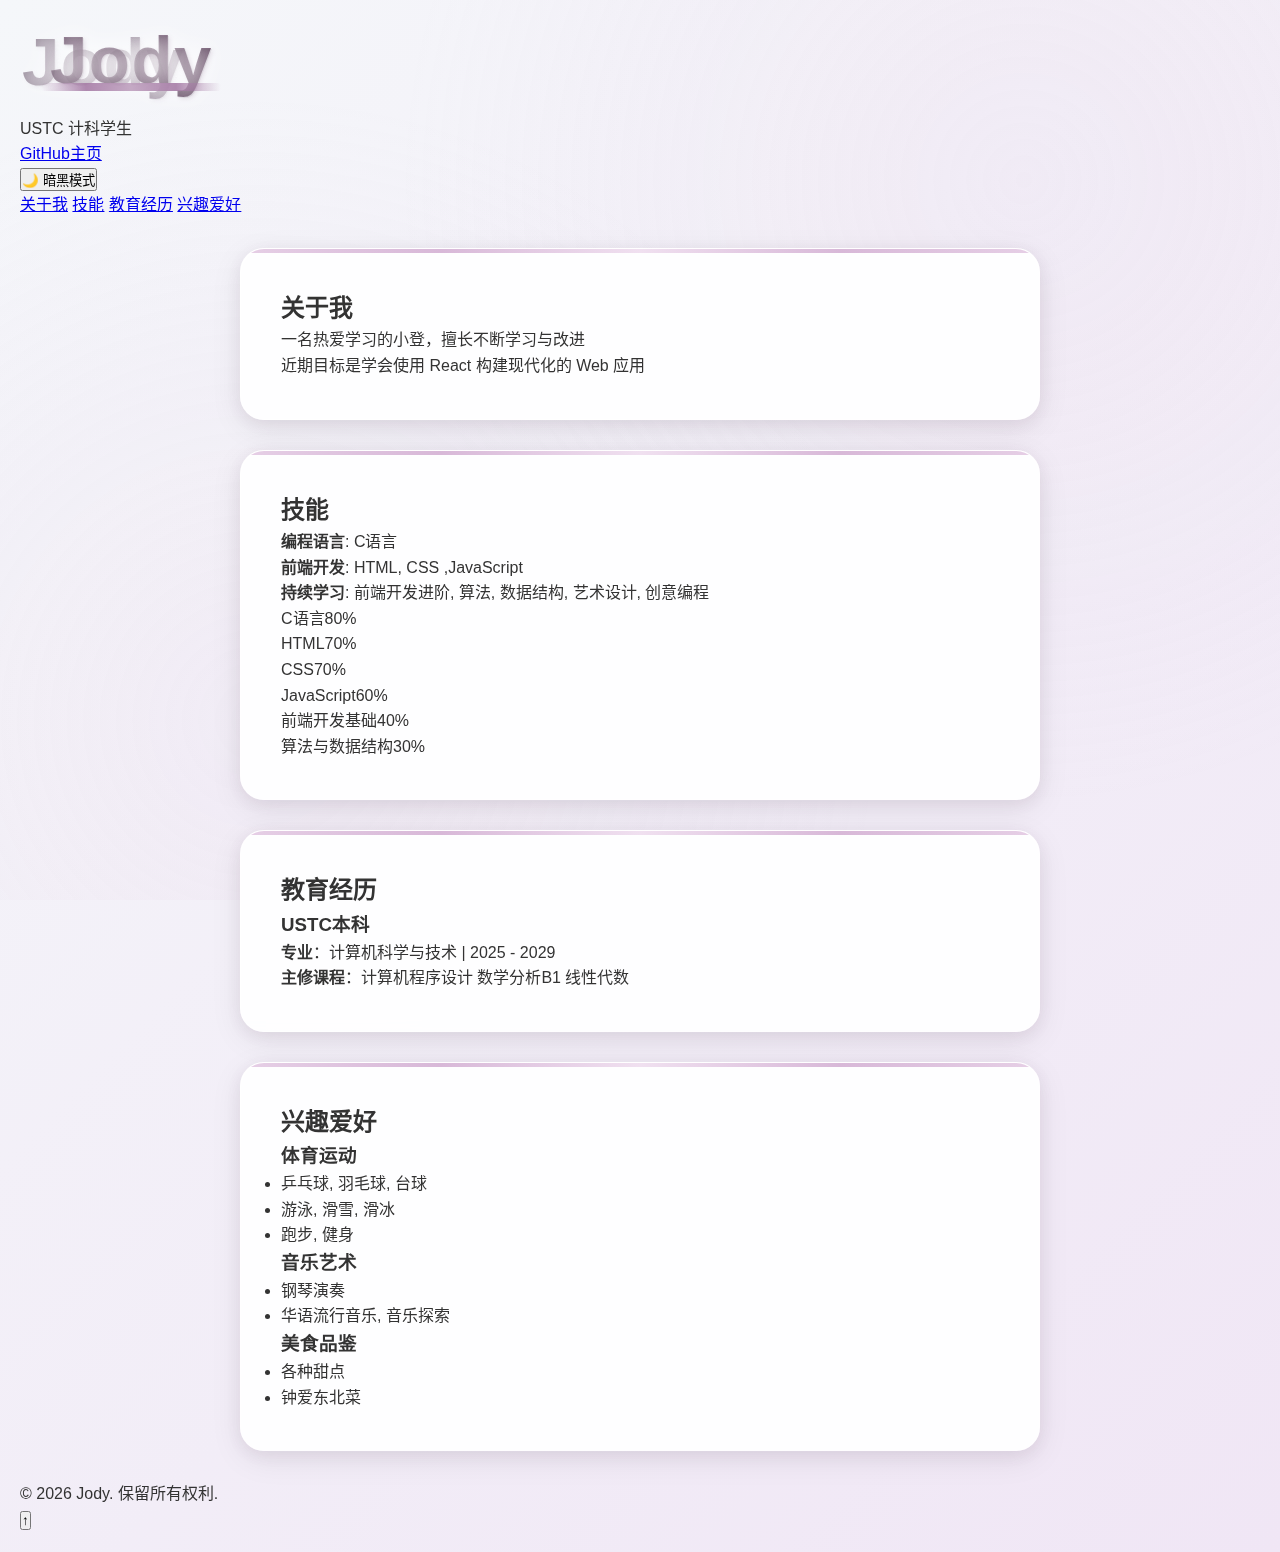
<file: index.html>
<!DOCTYPE html>     <!-- 告诉浏览器这是 HTML5 文档 -->
<html lang="zh-CN">    <!-- 指定页面语言是中文 -->
<head>
    <meta charset="UTF-8">    <!-- 设置字符编码，支持中文 -->
    <meta name="viewport" content="width=device-width, initial-scale=1.0"> <!-- 让页面在移动设备上正确显示 -->
    <title>Jody的个人简历</title>   
    <link rel="stylesheet" href="style.css">  <!-- 外部引入CSS -->
</head>
<body>
    <!-- 头部：个人信息 -->
    <header>
    <div class="header-inner">
        <h1>Jody</h1>
        <p>USTC 计科学生</p>
        <a href="https://github.com/Jody-Liang97" class="github-link" target="_blank">GitHub主页</a>
        <br>
        <button id="darkModeToggle" class="dark-mode-btn">🌙 暗黑模式</button>
    </div>
    <div class="nav-bar">
        <div class="nav-links">
            <a href="#about">关于我</a>
            <a href="#skills">技能</a>
            <a href="#education">教育经历</a>
            <a href="#interests">兴趣爱好</a>
        </div>
    </div>
    <!-- 导航栏占位元素，用于固定时保持高度 -->
    <div class="nav-placeholder"></div>
    </header>

    <!-- 主要内容 -->
    <main>
        <!-- 个人简介 -->
        <section class="container" id="about">
            <h2>关于我</h2>
            <p>
                一名热爱学习的小登，擅长不断学习与改进
            </p>
            <p>
                近期目标是学会使用 React 构建现代化的 Web 应用
            </p>
        </section>

        <!-- 技能 -->
        <section class="container" id="skills">
            <h2>技能</h2>
            <div class="skills-grid" id="skillsGrid">
                <div class="skills-item"> <strong>编程语言</strong>: C语言 </div>
                <div class="skills-item"> <strong>前端开发</strong>: HTML, CSS ,JavaScript</div>
                <div class="skills-item"> <strong>持续学习</strong>: 前端开发进阶, 算法, 数据结构, 艺术设计, 创意编程</div>
            </div>
        </section>

        <!-- 教育经历 -->
        <section class="container" id="education">
            <h2>教育经历</h2>
            <article>
                <h3>USTC本科</h3>
                <p><strong>专业</strong>：计算机科学与技术 | 2025 - 2029</p>
                <p><strong>主修课程</strong>：计算机程序设计 数学分析B1 线性代数</p>
            </article>
        </section>

        <!-- 兴趣爱好 -->
        <section class="container" id="interests">
            <h2>兴趣爱好</h2>
            
            <article>
                <h3>体育运动</h3>
                <ul>
                    <li>乒乓球, 羽毛球, 台球 </li>
                    <li>游泳, 滑雪, 滑冰</li>
                    <li>跑步, 健身</li>
                </ul>
            </article>

            <article>
                <h3>音乐艺术</h3>
                <ul>
                    <li>钢琴演奏</li>
                    <li>华语流行音乐, 音乐探索</li>
                </ul>
            </article>

            <article>
                <h3>美食品鉴</h3>
                <ul>
                    <li>各种甜点</li>
                    <li>钟爱东北菜</li>
                </ul>
            </article>

        </section>
    </main>

    <!-- 页脚 -->
    <footer>
        <p>© 2026 Jody. 保留所有权利.</p>
    </footer>

    <!-- 返回顶部按钮 -->
    <button id="backToTop" class="back-to-top" title="返回顶部"><strong>↑</strong></button>

    <!-- JavaScript引入 -->
    <script src="script.js"></script>

</body>

</html>
</file>
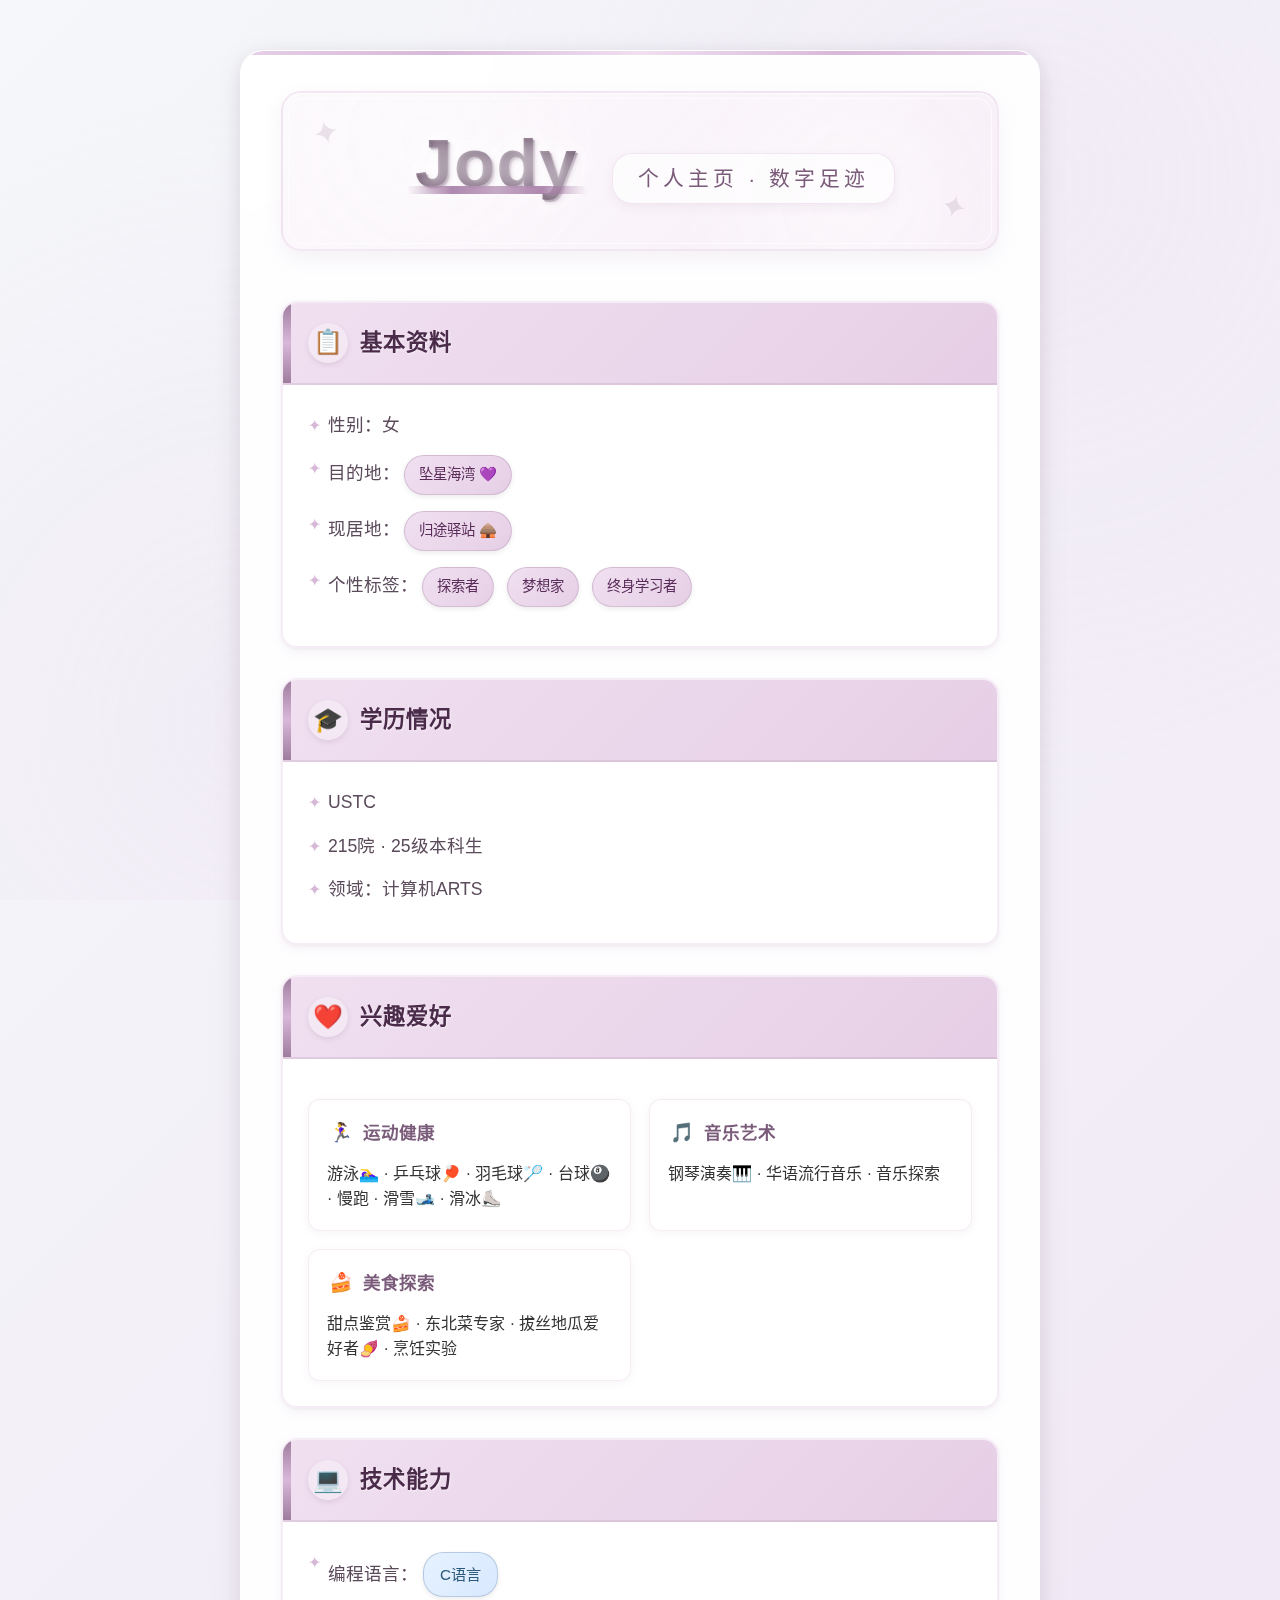
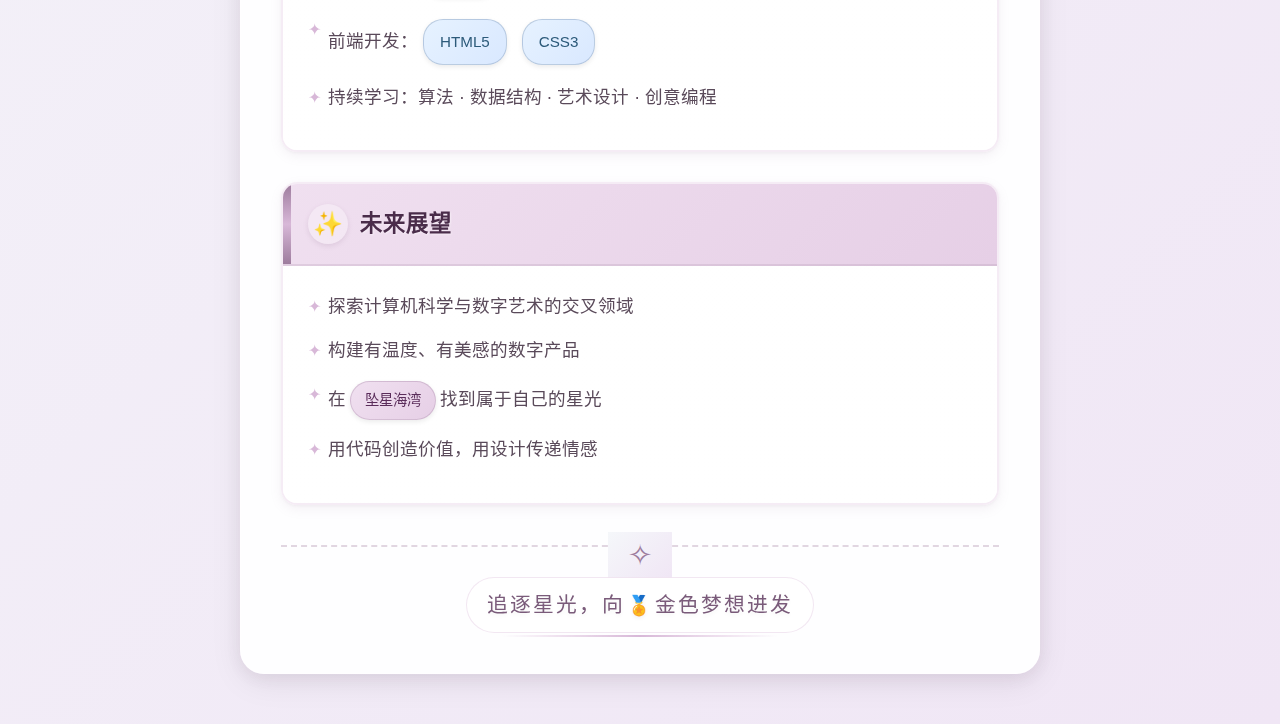
<file: resume/index.html>
<!DOCTYPE html>
<html lang="zh-CN">
<head>
    <meta charset="UTF-8">
    <meta name="viewport" content="width=device-width, initial-scale=1.0">
    <title>梁九畦 | 个人主页</title>
    <!-- 这里是连接HTML和CSS的关键接口 -->
    <link rel="stylesheet" href="style.css">
</head>
<body>
    <div class="container">
        <!-- 标题区域 -->
        <div class="header">
            <div class="title-decoration decoration-left">✦</div>
            <div class="title-decoration decoration-right">✦</div>
            
            <h1>Jody</h1>
            <div class="subtitle">个人主页 · 数字足迹</div>
        </div>

        <!-- 基本资料 -->
        <div class="section">
            <div class="section-counter">01</div>
            <div class="section-header">
                <div class="section-icon">📋</div>
                <h2>基本资料</h2>
            </div>
            <div class="section-content">
                <div class="content">
                    <p>性别：女</p>
                    <p>目的地：<span class="tag">坠星海湾 💜</span></p>
                    <p>现居地：<span class="tag">归途驿站 🛖</span></p>
                    <p>个性标签：<span class="tag">探索者</span> <span class="tag">梦想家</span> <span class="tag">终身学习者</span></p>
                </div>
            </div>
        </div>

        <!-- 学历情况 -->
        <div class="section">
            <div class="section-counter">02</div>
            <div class="section-header">
                <div class="section-icon">🎓</div>
                <h2>学历情况</h2>
            </div>
            <div class="section-content">
                <div class="content">
                    <p>USTC</p>
                    <p>215院 · 25级本科生</p>
                    <p>领域：计算机ARTS</p>
                </div>
            </div>
        </div>

        <!-- 兴趣爱好 -->
        <div class="section">
            <div class="section-counter">03</div>
            <div class="section-header">
                <div class="section-icon">❤️</div>
                <h2>兴趣爱好</h2>
            </div>
            <div class="section-content">
                <div class="hobby-grid">
                    <div class="hobby-category">
                        <h3><span class="emoji">🏃‍♀️</span> 运动健康</h3>
                        <p>游泳🏊‍♀️ · 乒乓球🏓 · 羽毛球🏸 · 台球🎱 · 慢跑 · 滑雪🎿 · 滑冰⛸️</p>
                    </div>
                    <div class="hobby-category">
                        <h3><span class="emoji">🎵</span> 音乐艺术</h3>
                        <p>钢琴演奏🎹 · 华语流行音乐 · 音乐探索</p>
                    </div>
                    <div class="hobby-category">
                        <h3><span class="emoji">🍰</span> 美食探索</h3>
                        <p>甜点鉴赏🍰 · 东北菜专家 · 拔丝地瓜爱好者🍠 · 烹饪实验</p>
                    </div>
                </div>
            </div>
        </div>

        <!-- 技术能力 -->
        <div class="section">
            <div class="section-counter">04</div>
            <div class="section-header">
                <div class="section-icon">💻</div>
                <h2>技术能力</h2>
            </div>
            <div class="section-content">
                <div class="content">
                    <p>编程语言：<span class="skill-tag">C语言</span></p>
                    <p>前端开发：<span class="skill-tag">HTML5</span> <span class="skill-tag">CSS3</span></p>
                    <p>持续学习：算法 · 数据结构 · 艺术设计 · 创意编程</p>
                </div>
            </div>
        </div>

        <!-- 未来展望 -->
        <div class="section">
            <div class="section-counter">05</div>
            <div class="section-header">
                <div class="section-icon">✨</div>
                <h2>未来展望</h2>
            </div>
            <div class="section-content">
                <div class="content">
                    <p>探索计算机科学与数字艺术的交叉领域</p>
                    <p>构建有温度、有美感的数字产品</p>
                    <p>在<span class="tag">坠星海湾</span>找到属于自己的星光</p>
                    <p>用代码创造价值，用设计传递情感</p>
                </div>
            </div>
        </div>

        <!-- 底部激励语 -->
        <div class="footer">
            <p>追逐星光，向<span class="emoji">🏅</span>金色梦想进发</p>
        </div>
    </div>
</body>
</html>
</file>
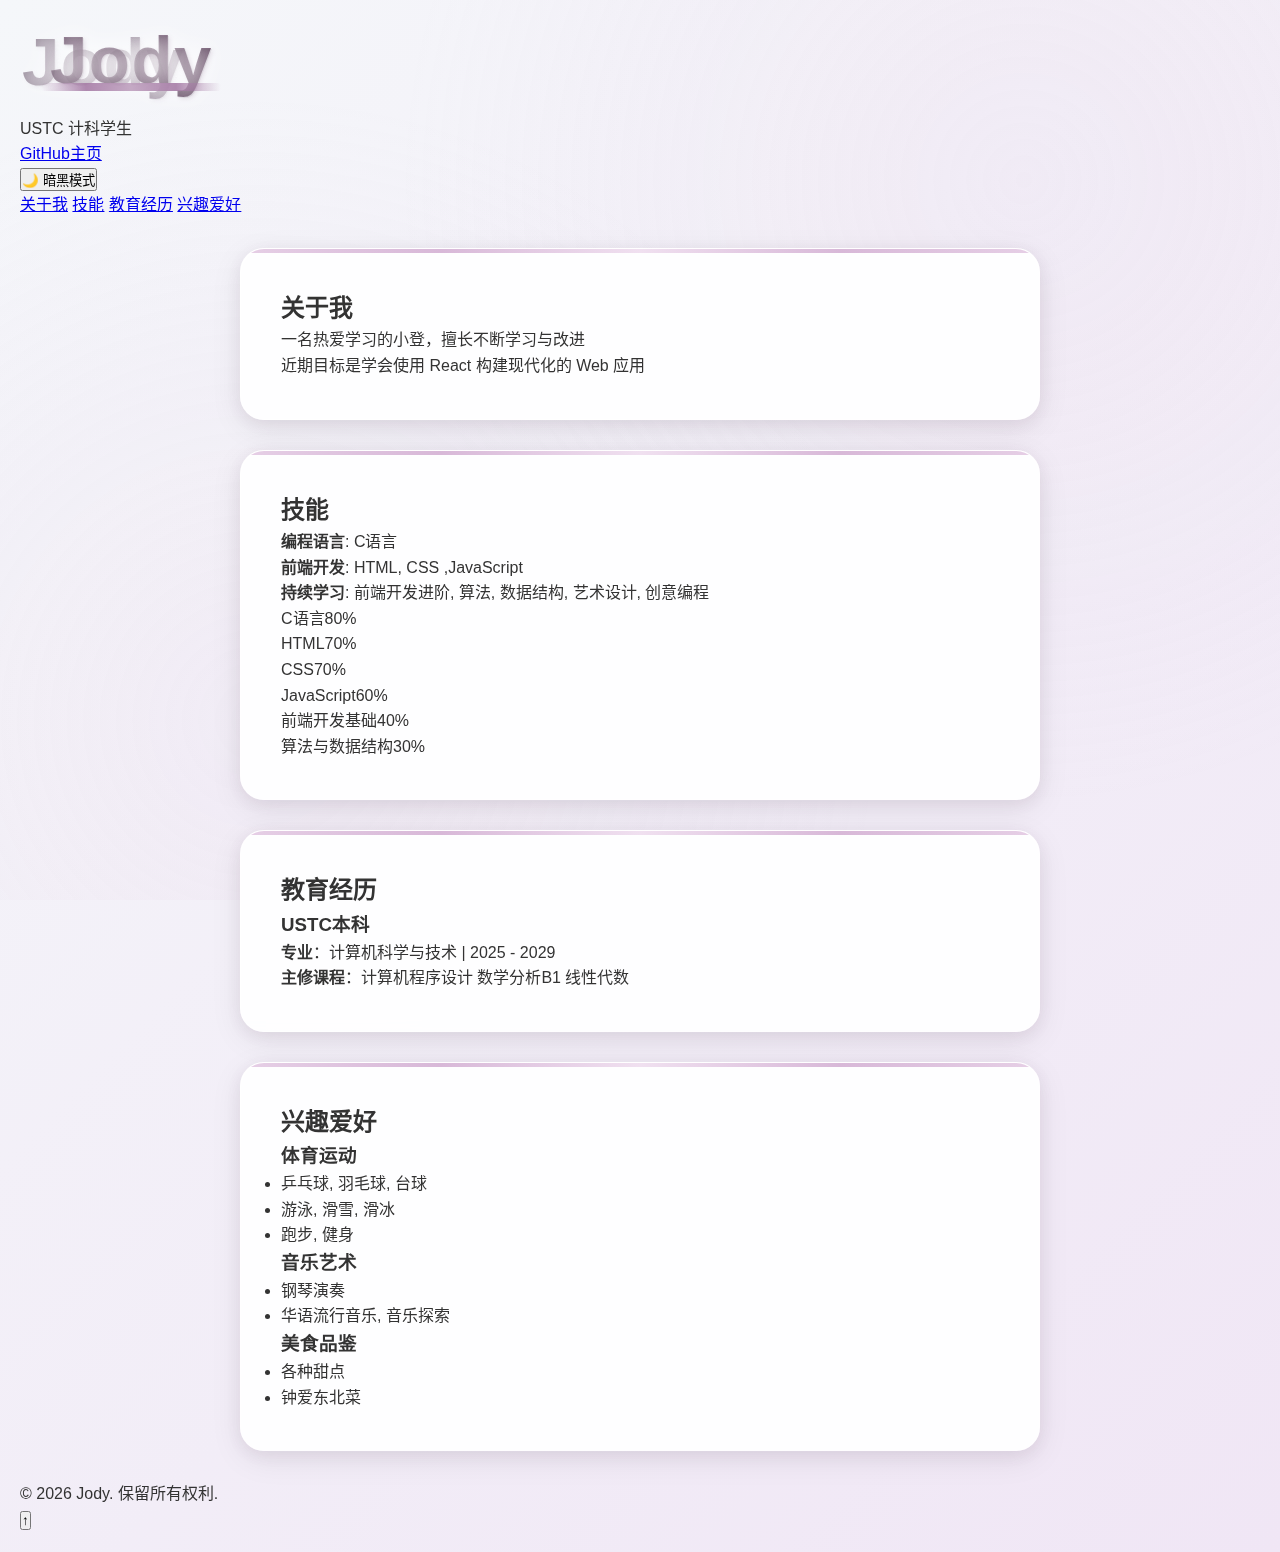
<file: example.html>
<!DOCTYPE html>     <!-- 告诉浏览器这是 HTML5 文档 -->
<html lang="zh-CN">    <!-- 指定页面语言是中文 -->
<head>
    <meta charset="UTF-8">    <!-- 设置字符编码，支持中文 -->
    <meta name="viewport" content="width=device-width, initial-scale=1.0"> <!-- 让页面在移动设备上正确显示 -->
    <title>梁九畦的个人简历</title>   
    <link rel="stylesheet" href="style.css">  <!-- 外部引入CSS -->
</head>
<body>
    <!-- 头部：个人信息 -->
    <header>
    <div class="header-inner">
        <h1>Jody</h1>
        <p>USTC 计科学生</p>
        <a href="https://github.com/Jody-Liang97" class="github-link" target="_blank">GitHub主页</a>
        <br>
        <button id="darkModeToggle" class="dark-mode-btn">🌙 暗黑模式</button>
    </div>
    <div class="nav-bar">
        <div class="nav-links">
            <a href="#about">关于我</a>
            <a href="#skills">技能</a>
            <a href="#education">教育经历</a>
            <a href="#interests">兴趣爱好</a>
        </div>
    </div>
    <!-- 导航栏占位元素，用于固定时保持高度 -->
    <div class="nav-placeholder"></div>
    </header>

    <!-- 主要内容 -->
    <main>
        <!-- 个人简介 -->
        <section class="container" id="about">
            <h2>关于我</h2>
            <p>
                一名热爱学习的小登，擅长不断学习与改进
            </p>
            <p>
                近期目标是学会使用 React 构建现代化的 Web 应用
            </p>
        </section>

        <!-- 技能 -->
        <section class="container" id="skills">
            <h2>技能</h2>
            <div class="skills-grid" id="skillsGrid">
                <div class="skills-item"> <strong>编程语言</strong>: C语言 </div>
                <div class="skills-item"> <strong>前端开发</strong>: HTML, CSS ,JavaScript</div>
                <div class="skills-item"> <strong>持续学习</strong>: 前端开发进阶, 算法, 数据结构, 艺术设计, 创意编程</div>
            </div>
        </section>

        <!-- 教育经历 -->
        <section class="container" id="education">
            <h2>教育经历</h2>
            <article>
                <h3>USTC本科</h3>
                <p><strong>专业</strong>：计算机科学与技术 | 2025 - 2029</p>
                <p><strong>主修课程</strong>：计算机程序设计 数学分析B1 线性代数</p>
            </article>
        </section>

        <!-- 兴趣爱好 -->
        <section class="container" id="interests">
            <h2>兴趣爱好</h2>
            
            <article>
                <h3>体育运动</h3>
                <ul>
                    <li>乒乓球, 羽毛球, 台球 </li>
                    <li>游泳, 滑雪, 滑冰</li>
                    <li>跑步, 健身</li>
                </ul>
            </article>

            <article>
                <h3>音乐艺术</h3>
                <ul>
                    <li>钢琴演奏</li>
                    <li>华语流行音乐, 音乐探索</li>
                </ul>
            </article>

            <article>
                <h3>美食品鉴</h3>
                <ul>
                    <li>各种甜点</li>
                    <li>钟爱东北菜</li>
                </ul>
            </article>

        </section>
    </main>

    <!-- 页脚 -->
    <footer>
        <p>© 2026 Jody. 保留所有权利.</p>
    </footer>

    <!-- 返回顶部按钮 -->
    <button id="backToTop" class="back-to-top" title="返回顶部"><strong>↑</strong></button>

    <!-- JavaScript引入 -->
    <script src="script.js"></script>

</body>
</html>
</file>
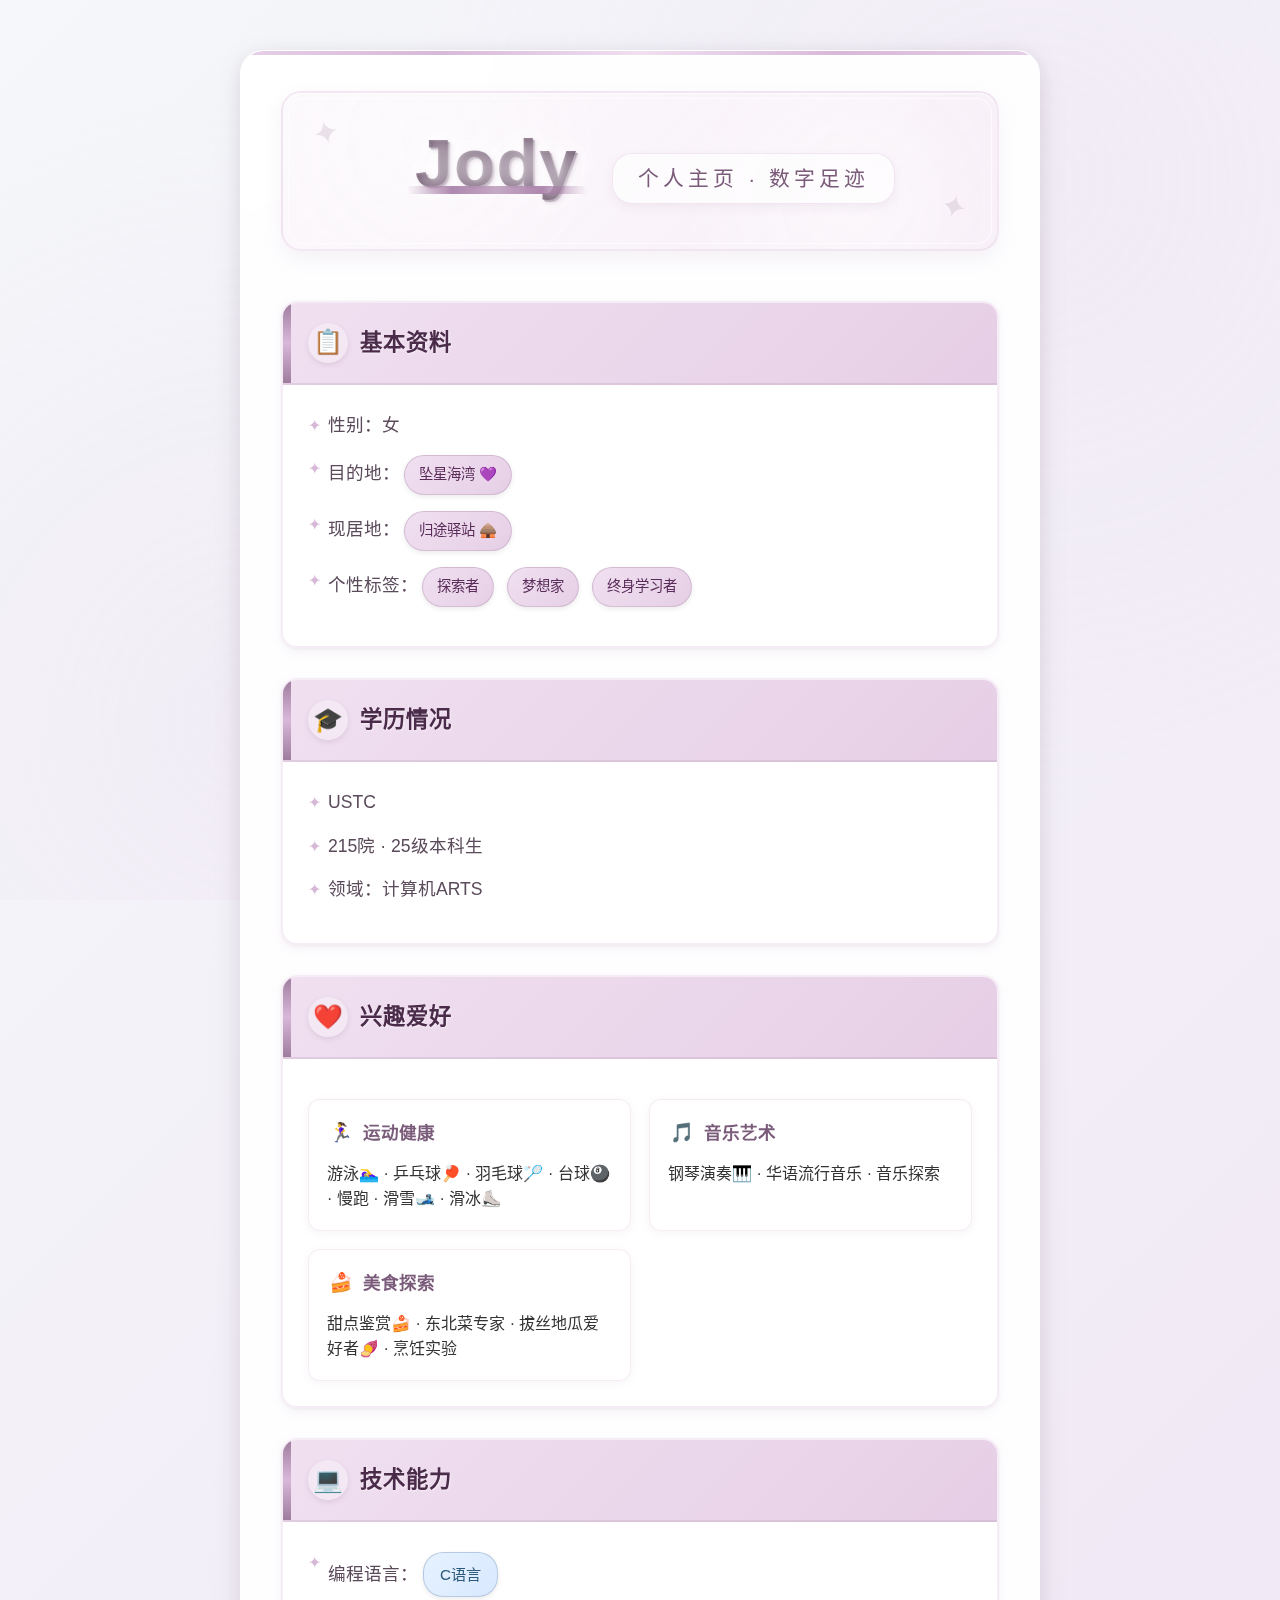
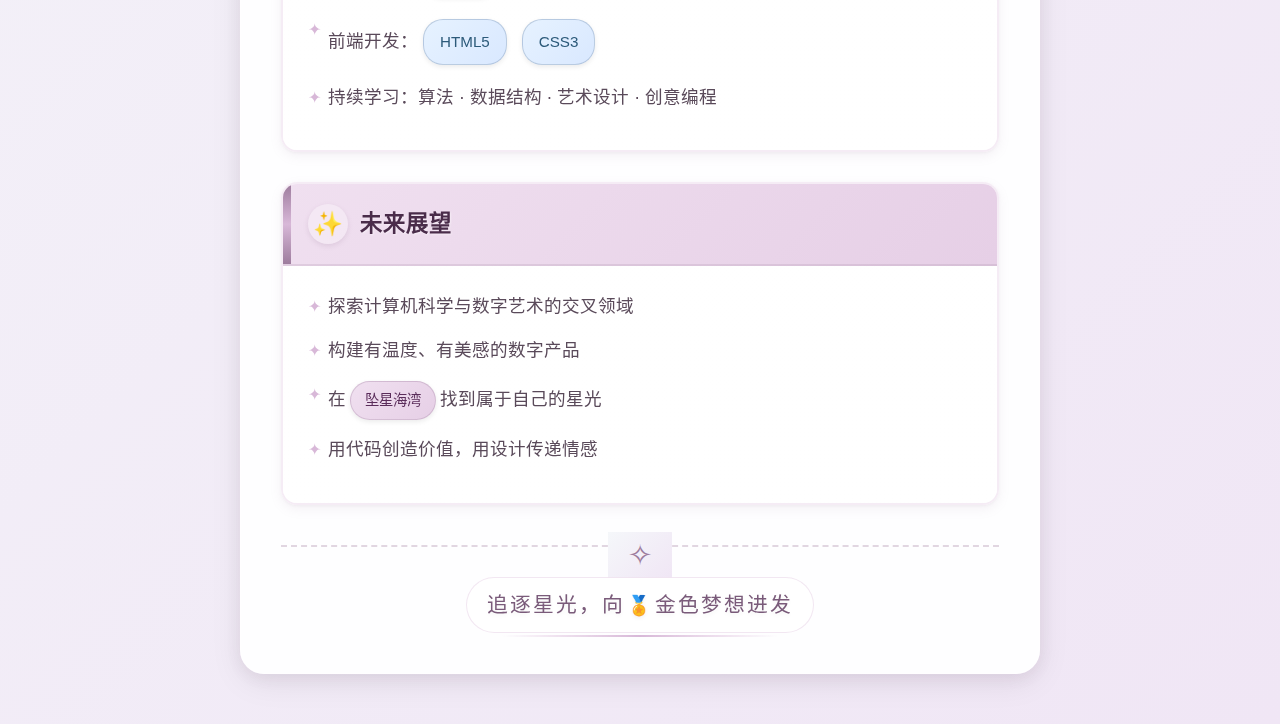
<file: resume(final).html>
<!DOCTYPE html>
<html lang="zh-CN">
<head>
    <meta charset="UTF-8">
    <meta name="viewport" content="width=device-width, initial-scale=1.0">
    <title>梁九畦 | 个人主页</title>
    <style>
        /* 全局样式重置与基础设置 */
        * {
            margin: 0;
            padding: 0;
            box-sizing: border-box;
        }

        body {
            background: linear-gradient(135deg, #f5f7fa 0%, #f0e6f5 100%);
            color: #333;
            line-height: 1.6;
            font-family: 'Segoe UI', 'Microsoft YaHei', 'PingFang SC', sans-serif;
            min-height: 100vh;
            padding: 20px;
            position: relative;
        }

        /* 添加一些装饰性背景元素 */
        body::before {
            content: "";
            position: fixed;
            top: 0;
            left: 0;
            width: 100%;
            height: 100%;
            background-image: 
                radial-gradient(circle at 20% 80%, rgba(230, 207, 230, 0.15) 0%, transparent 50%),
                radial-gradient(circle at 80% 20%, rgba(230, 207, 230, 0.15) 0%, transparent 50%);
            z-index: -1;
        }

        /* 主容器样式 */
        .container {
            max-width: 800px;
            margin: 30px auto;
            background-color: rgba(255, 255, 255, 0.92);
            backdrop-filter: blur(10px);
            padding: 40px;
            border-radius: 24px;
            box-shadow: 
                0 8px 32px rgba(0, 0, 0, 0.08),
                0 4px 16px rgba(157, 124, 157, 0.12),
                inset 0 1px 0 rgba(255, 255, 255, 0.6);
            border: 1px solid rgba(255, 255, 255, 0.3);
            position: relative;
            overflow: hidden;
        }

        /* 容器装饰边框 */
        .container::before {
            content: "";
            position: absolute;
            top: 0;
            left: 0;
            right: 0;
            height: 4px;
            background: linear-gradient(90deg, 
                #e6cfe6 0%, 
                #d8b8d8 25%, 
                #f0e0f0 50%, 
                #d8b8d8 75%, 
                #e6cfe6 100%);
        }

        /* 主标题样式 - 重新设计为更圆润饱满 */
        .header {
            text-align: center;
            margin-bottom: 50px;
            position: relative;
            padding: 30px 0;
            background: linear-gradient(135deg, rgba(240, 224, 240, 0.2), rgba(230, 207, 230, 0.3));
            border-radius: 20px;
            border: 2px solid rgba(230, 207, 230, 0.4);
            box-shadow: 
                0 8px 20px rgba(157, 124, 157, 0.1),
                inset 0 1px 1px rgba(255, 255, 255, 0.8);
            overflow: hidden;
        }

        /* 标题装饰背景 */
        .header::before {
            content: "";
            position: absolute;
            top: 0;
            left: 0;
            right: 0;
            bottom: 0;
            background-image: 
                radial-gradient(circle at 20% 30%, rgba(255, 255, 255, 0.4) 0%, transparent 30%),
                radial-gradient(circle at 80% 70%, rgba(255, 255, 255, 0.4) 0%, transparent 30%);
            z-index: 0;
        }

        /* 标题装饰边框效果 */
        .header::after {
            content: "";
            position: absolute;
            top: 5px;
            left: 5px;
            right: 5px;
            bottom: 5px;
            border: 1px solid rgba(255, 255, 255, 0.7);
            border-radius: 15px;
            pointer-events: none;
        }

        h1 {
            /* 修改：使用更深的颜色 */
            color: #3a1c3a; /* 从 #4a2c4a 调整为更深的 #3a1c3a */
            font-size: 4.2rem;
            font-weight: 700;
            letter-spacing: 1.5px;
            margin-bottom: 15px;
            position: relative;
            display: inline-block;
            text-shadow: 
                2px 2px 4px rgba(157, 124, 157, 0.2),
                0 0 20px rgba(255, 255, 255, 0.8),
                0 0 30px rgba(255, 255, 255, 0.6),
                1px 1px 0 rgba(0, 0, 0, 0.1); /* 添加轻微黑色阴影增强可读性 */
            padding: 0 30px;
            z-index: 1;
            background: linear-gradient(135deg, 
                rgba(90, 60, 90, 0.9) 0%, /* 从浅紫色调整为深紫色 */
                rgba(70, 40, 70, 0.9) 100%); /* 更深的紫色渐变 */
            -webkit-background-clip: text;
            background-clip: text;
            color: transparent;
            position: relative;
            line-height: 1.2;
            font-family: 'Arial Rounded MT Bold', 'Segoe UI', sans-serif;
        }

        /* 标题文字装饰效果 - 调整为更深的阴影 */
        h1::before {
            content: "Jody";
            position: absolute;
            top: 0;
            left: 0;
            right: 0;
            background: linear-gradient(135deg, #2a0c2a, #4a2c4a); /* 调整为更深的渐变 */
            -webkit-background-clip: text;
            background-clip: text;
            color: transparent;
            z-index: -1;
            transform: translate(2px, 2px);
            opacity: 0.5; /* 增加阴影的不透明度 */
        }

        h1::after {
            content: "";
            position: absolute;
            bottom: 10px;
            left: 50%;
            transform: translateX(-50%);
            width: 180px;
            height: 8px;
            background: linear-gradient(90deg, 
                transparent, 
                rgba(166, 124, 166, 0.9), /* 调整为更深的紫色 */
                rgba(190, 160, 190, 0.9), /* 调整为中等紫色 */
                rgba(166, 124, 166, 0.9), /* 调整为更深的紫色 */
                transparent);
            border-radius: 4px;
            z-index: 1;
        }

        .subtitle {
            color: #7a5b7a;
            font-size: 1.3rem;
            font-weight: 400;
            letter-spacing: 4px;
            text-transform: uppercase;
            position: relative;
            z-index: 1;
            padding: 0 20px;
            background: rgba(255, 255, 255, 0.7);
            display: inline-block;
            border-radius: 20px;
            padding: 8px 25px;
            margin-top: 10px;
            box-shadow: 0 4px 10px rgba(157, 124, 157, 0.1);
            border: 1px solid rgba(230, 207, 230, 0.5);
        }

        /* 标题装饰元素 */
        .title-decoration {
            position: absolute;
            z-index: 0;
            font-size: 2rem;
            color: rgba(157, 124, 157, 0.2);
        }

        .decoration-left {
            top: 15px;
            left: 30px;
            transform: rotate(-15deg);
        }

        .decoration-right {
            bottom: 15px;
            right: 30px;
            transform: rotate(15deg);
        }

        /* 板块样式 - 增强边框区分度 */
        .section {
            margin-bottom: 30px;
            border-radius: 16px;
            overflow: hidden;
            transition: transform 0.3s ease, box-shadow 0.3s ease;
            position: relative;
            border: 2px solid rgba(230, 207, 230, 0.4);
            box-shadow: 
                0 4px 12px rgba(157, 124, 157, 0.1),
                0 1px 3px rgba(157, 124, 157, 0.08);
            background-color: rgba(255, 255, 255, 0.95);
        }

        .section:hover {
            transform: translateY(-4px);
            box-shadow: 
                0 8px 25px rgba(157, 124, 157, 0.15),
                0 4px 12px rgba(157, 124, 157, 0.1);
            border-color: rgba(157, 124, 157, 0.6);
        }

        /* 板块标题 - 增强视觉区分 */
        .section-header {
            background: linear-gradient(135deg, #f0e0f0 0%, #e6cfe6 100%);
            padding: 20px 25px;
            position: relative;
            display: flex;
            align-items: center;
            gap: 12px;
            border-bottom: 2px solid rgba(157, 124, 157, 0.2);
        }

        .section-header::before {
            content: "";
            position: absolute;
            top: 0;
            left: 0;
            width: 8px;
            height: 100%;
            background: linear-gradient(to bottom, #9d7c9d, #d8b8d8, #9d7c9d);
        }

        .section-icon {
            font-size: 1.5rem;
            color: #7a5b7a;
            background: rgba(255, 255, 255, 0.3);
            padding: 8px;
            border-radius: 50%;
            width: 40px;
            height: 40px;
            display: flex;
            align-items: center;
            justify-content: center;
            box-shadow: 0 2px 5px rgba(157, 124, 157, 0.2);
        }

        .section h2 {
            color: #4a2c4a;
            font-size: 1.4rem;
            font-weight: 600;
            margin: 0;
            letter-spacing: 1px;
            text-shadow: 1px 1px 2px rgba(255, 255, 255, 0.5);
        }

        /* 内容区域 */
        .section-content {
            padding: 25px;
            background: linear-gradient(to bottom, rgba(255, 255, 255, 0.9), rgba(255, 255, 255, 0.95));
        }

        .content {
            font-size: 1.1rem;
            color: #5a4a5a;
            line-height: 1.8;
        }

        .content p {
            margin-bottom: 12px;
            position: relative;
            padding-left: 20px;
        }

        .content p::before {
            content: "✦";
            position: absolute;
            left: 0;
            color: #d8b8d8;
            font-size: 1rem;
            top: 2px;
        }

        /* 特殊标记样式 */
        .tag {
            display: inline-block;
            background: linear-gradient(135deg, #f0e0f0, #e6cfe6);
            color: #5a2c5a;
            padding: 6px 14px;
            border-radius: 20px;
            font-size: 0.9rem;
            font-weight: 500;
            margin: 2px 4px;
            border: 1px solid rgba(157, 124, 157, 0.3);
            box-shadow: 0 2px 5px rgba(0, 0, 0, 0.08);
            transition: all 0.2s ease;
        }

        .tag:hover {
            transform: translateY(-2px);
            box-shadow: 0 4px 8px rgba(157, 124, 157, 0.15);
        }

        /* 技能标签样式 */
        .skill-tag {
            display: inline-block;
            background: linear-gradient(135deg, #e6f2ff, #d9e8ff);
            color: #2c5a7a;
            padding: 8px 16px;
            border-radius: 20px;
            font-size: 0.95rem;
            font-weight: 500;
            margin: 5px;
            border: 1px solid rgba(92, 124, 157, 0.3);
            box-shadow: 0 2px 5px rgba(0, 0, 0, 0.08);
            transition: all 0.3s ease;
        }

        .skill-tag:hover {
            transform: translateY(-3px);
            box-shadow: 0 6px 12px rgba(92, 124, 157, 0.2);
        }

        /* 兴趣爱好网格 */
        .hobby-grid {
            display: grid;
            grid-template-columns: repeat(auto-fit, minmax(250px, 1fr));
            gap: 18px;
            margin-top: 15px;
        }

        .hobby-category {
            background: rgba(255, 255, 255, 0.9);
            padding: 18px;
            border-radius: 12px;
            border: 1px solid rgba(230, 207, 230, 0.4);
            box-shadow: 0 2px 8px rgba(157, 124, 157, 0.08);
            transition: all 0.3s ease;
        }

        .hobby-category:hover {
            transform: translateY(-3px);
            box-shadow: 0 5px 15px rgba(157, 124, 157, 0.12);
            border-color: rgba(157, 124, 157, 0.5);
        }

        .hobby-category h3 {
            color: #7a5b7a;
            font-size: 1.1rem;
            margin-bottom: 12px;
            font-weight: 600;
            display: flex;
            align-items: center;
            gap: 8px;
        }

        /* 底部激励语 */
        .footer {
            text-align: center;
            margin-top: 40px;
            padding-top: 30px;
            border-top: 2px dashed rgba(157, 124, 157, 0.3);
            position: relative;
        }

        .footer::before {
            content: "✧";
            position: absolute;
            top: -15px;
            left: 50%;
            transform: translateX(-50%);
            background: linear-gradient(135deg, #f5f7fa 0%, #f0e6f5 100%);
            padding: 0 20px;
            color: #9d7c9d;
            font-size: 1.8rem;
        }

        .footer p {
            color: #7a5b7a;
            font-size: 1.3rem;
            font-weight: 500;
            letter-spacing: 2px;
            text-shadow: 0 2px 4px rgba(0, 0, 0, 0.05);
            position: relative;
            display: inline-block;
            padding: 10px 20px;
            border-radius: 30px;
            background: rgba(255, 255, 255, 0.7);
            border: 1px solid rgba(230, 207, 230, 0.5);
        }

        .footer p::after {
            content: "";
            position: absolute;
            bottom: -5px;
            left: 10%;
            width: 80%;
            height: 2px;
            background: linear-gradient(90deg, transparent, #d8b8d8, transparent);
        }

        /* 装饰性emoji */
        .emoji {
            font-size: 1.2rem;
            margin: 0 2px;
            animation: float 3s ease-in-out infinite;
        }

        @keyframes float {
            0%, 100% { transform: translateY(0); }
            50% { transform: translateY(-5px); }
        }

        /* 为每个section添加序号标记 */
        .section-counter {
            position: absolute;
            top: 15px;
            right: 20px;
            background: rgba(157, 124, 157, 0.1);
            color: #7a5b7a;
            width: 30px;
            height: 30px;
            border-radius: 50%;
            display: flex;
            align-items: center;
            justify-content: center;
            font-size: 0.9rem;
            font-weight: 600;
            border: 1px solid rgba(157, 124, 157, 0.3);
        }

        /* 响应式适配 */
        @media (max-width: 768px) {
            .container {
                max-width: 95%;
                padding: 25px;
                margin: 15px auto;
            }
            
            h1 {
                font-size: 3.2rem;
                padding: 0 15px;
            }
            
            h1::after {
                width: 140px;
            }
            
            .subtitle {
                font-size: 1.1rem;
                letter-spacing: 3px;
                padding: 6px 15px;
            }
            
            .header {
                padding: 20px 0;
                margin-bottom: 35px;
            }
            
            .decoration-left, .decoration-right {
                display: none;
            }
            
            .section-header {
                padding: 15px 20px;
            }
            
            .section-content {
                padding: 20px;
            }
            
            .hobby-grid {
                grid-template-columns: 1fr;
            }
            
            .footer p {
                font-size: 1.1rem;
            }
            
            .section-counter {
                top: 10px;
                right: 15px;
                width: 25px;
                height: 25px;
                font-size: 0.8rem;
            }
        }

        @media (max-width: 480px) {
            body {
                padding: 10px;
            }
            
            .container {
                padding: 20px;
            }
            
            h1 {
                font-size: 2.5rem;
                padding: 0 10px;
            }
            
            h1::after {
                width: 120px;
                height: 6px;
                bottom: 8px;
            }
            
            .subtitle {
                font-size: 1rem;
                letter-spacing: 2px;
                padding: 5px 12px;
            }
            
            .header {
                padding: 15px 0;
                margin-bottom: 30px;
            }
            
            .section h2 {
                font-size: 1.2rem;
            }
            
            .content {
                font-size: 1rem;
            }
            
            .hobby-category {
                padding: 15px;
            }
            
            .section-counter {
                display: none;
            }
        }
    </style>
</head>
<body>
    <div class="container">
        <!-- 标题区域 - 重新设计 -->
        <div class="header">
            <!-- 装饰元素 -->
            <div class="title-decoration decoration-left">✦</div>
            <div class="title-decoration decoration-right">✦</div>
            
            <h1>Jody</h1>
            <div class="subtitle">个人主页 · 数字足迹</div>
        </div>

        <!-- 基本资料 -->
        <div class="section">
            <div class="section-counter">01</div>
            <div class="section-header">
                <div class="section-icon">📋</div>
                <h2>基本资料</h2>
            </div>
            <div class="section-content">
                <div class="content">
                    <p>性别：女</p>
                    <p>目的地：<span class="tag">坠星海湾 💜</span></p>
                    <p>现居地：<span class="tag">归途驿站 🛖</span></p>
                    <p>个性标签：<span class="tag">探索者</span> <span class="tag">梦想家</span> <span class="tag">终身学习者</span></p>
                </div>
            </div>
        </div>

        <!-- 学历情况 -->
        <div class="section">
            <div class="section-counter">02</div>
            <div class="section-header">
                <div class="section-icon">🎓</div>
                <h2>学历情况</h2>
            </div>
            <div class="section-content">
                <div class="content">
                    <p>USTC</p>
                    <p>215院 · 25级本科生</p>
                    <p>领域：计算机ARTS</p>
                </div>
            </div>
        </div>

        <!-- 兴趣爱好 -->
        <div class="section">
            <div class="section-counter">03</div>
            <div class="section-header">
                <div class="section-icon">❤️</div>
                <h2>兴趣爱好</h2>
            </div>
            <div class="section-content">
                <div class="hobby-grid">
                    <div class="hobby-category">
                        <h3><span class="emoji">🏃‍♀️</span> 运动健康</h3>
                        <p>游泳🏊‍♀️ · 乒乓球🏓 · 羽毛球🏸 · 台球🎱 · 慢跑 · 滑雪🎿 · 滑冰⛸️</p>
                    </div>
                    <div class="hobby-category">
                        <h3><span class="emoji">🎵</span> 音乐艺术</h3>
                        <p>钢琴演奏🎹 · 华语流行音乐 · 音乐探索</p>
                    </div>
                    <div class="hobby-category">
                        <h3><span class="emoji">🍰</span> 美食探索</h3>
                        <p>甜点鉴赏🍰 · 东北菜专家 · 拔丝地瓜爱好者🍠 · 烹饪实验</p>
                    </div>
                </div>
            </div>
        </div>

        <!-- 技术能力 -->
        <div class="section">
            <div class="section-counter">04</div>
            <div class="section-header">
                <div class="section-icon">💻</div>
                <h2>技术能力</h2>
            </div>
            <div class="section-content">
                <div class="content">
                    <p>编程语言：<span class="skill-tag">C语言</span></p>
                    <p>前端开发：<span class="skill-tag">HTML5</span> <span class="skill-tag">CSS3</span></p>
                    <p>持续学习：算法 · 数据结构 · 艺术设计 · 创意编程</p>
                </div>
            </div>
        </div>

        <!-- 未来展望 -->
        <div class="section">
            <div class="section-counter">05</div>
            <div class="section-header">
                <div class="section-icon">✨</div>
                <h2>未来展望</h2>
            </div>
            <div class="section-content">
                <div class="content">
                    <p>探索计算机科学与数字艺术的交叉领域</p>
                    <p>构建有温度、有美感的数字产品</p>
                    <p>在<span class="tag">坠星海湾</span>找到属于自己的星光</p>
                    <p>用代码创造价值，用设计传递情感</p>
                </div>
            </div>
        </div>

        <!-- 底部激励语 -->
        <div class="footer">
            <p>追逐星光，向<span class="emoji">🏅</span>金色梦想进发</p>
        </div>
    </div>
</body>
</html>
</file>
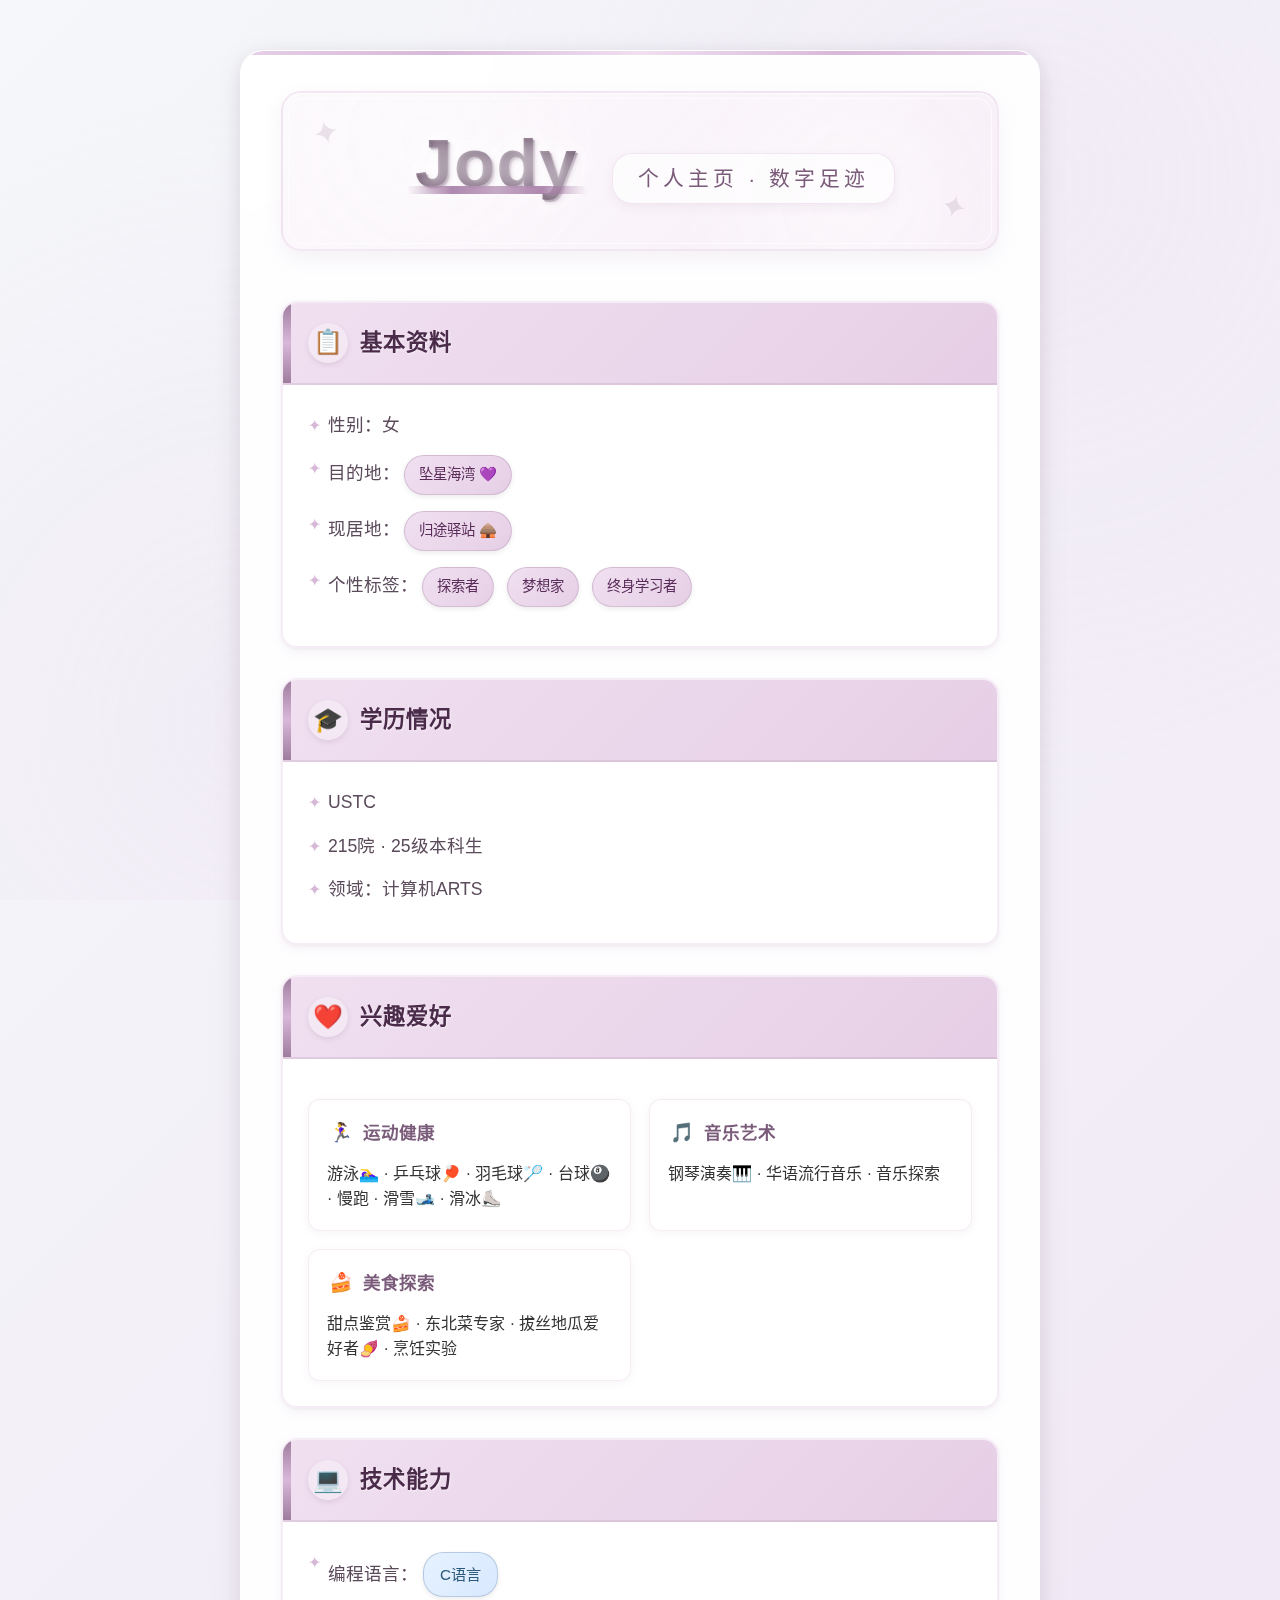
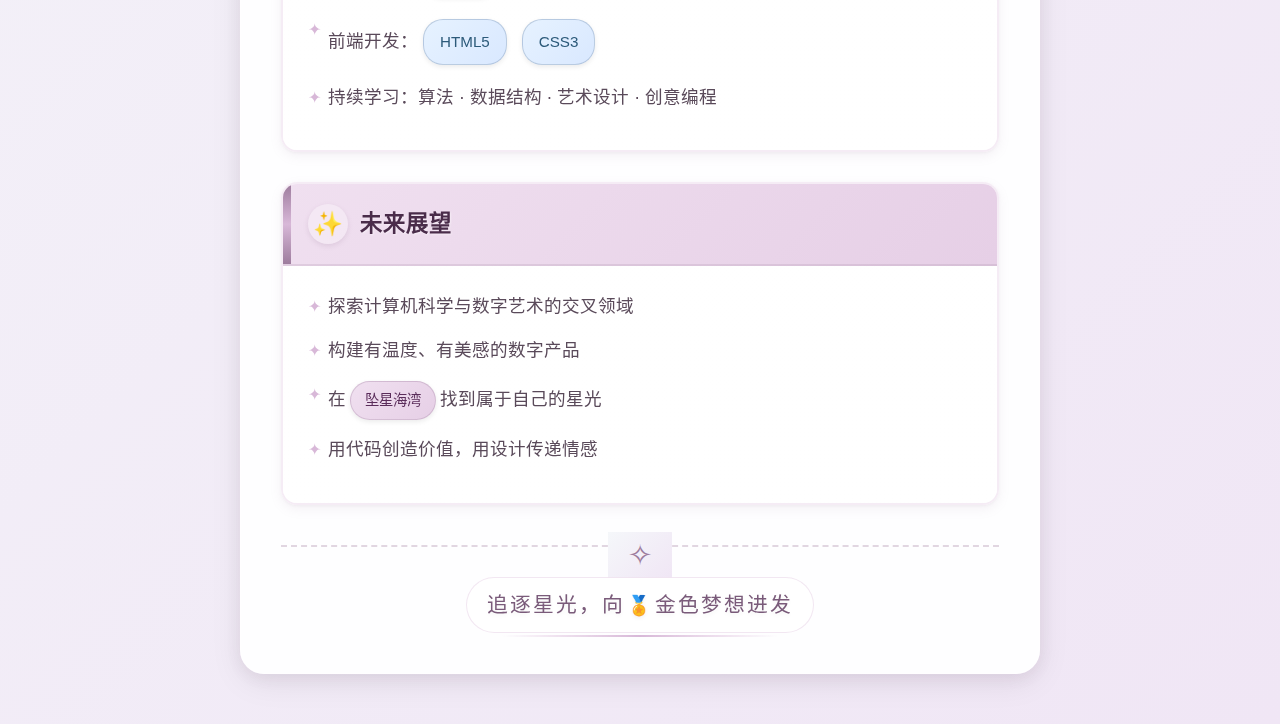
<file: resume.html>
<!DOCTYPE html>
<html lang="zh-CN">
<head>
    <meta charset="UTF-8">
    <meta name="viewport" content="width=device-width, initial-scale=1.0">
    <title>梁九畦 | 个人主页</title>
    <!-- 这里是连接HTML和CSS的关键接口 -->
    <link rel="stylesheet" href="style.css">
</head>
<body>
    <div class="container">
        <!-- 标题区域 -->
        <div class="header">
            <div class="title-decoration decoration-left">✦</div>
            <div class="title-decoration decoration-right">✦</div>
            
            <h1>Jody</h1>
            <div class="subtitle">个人主页 · 数字足迹</div>
        </div>

        <!-- 基本资料 -->
        <div class="section">
            <div class="section-counter">01</div>
            <div class="section-header">
                <div class="section-icon">📋</div>
                <h2>基本资料</h2>
            </div>
            <div class="section-content">
                <div class="content">
                    <p>性别：女</p>
                    <p>目的地：<span class="tag">坠星海湾 💜</span></p>
                    <p>现居地：<span class="tag">归途驿站 🛖</span></p>
                    <p>个性标签：<span class="tag">探索者</span> <span class="tag">梦想家</span> <span class="tag">终身学习者</span></p>
                </div>
            </div>
        </div>

        <!-- 学历情况 -->
        <div class="section">
            <div class="section-counter">02</div>
            <div class="section-header">
                <div class="section-icon">🎓</div>
                <h2>学历情况</h2>
            </div>
            <div class="section-content">
                <div class="content">
                    <p>USTC</p>
                    <p>215院 · 25级本科生</p>
                    <p>领域：计算机ARTS</p>
                </div>
            </div>
        </div>

        <!-- 兴趣爱好 -->
        <div class="section">
            <div class="section-counter">03</div>
            <div class="section-header">
                <div class="section-icon">❤️</div>
                <h2>兴趣爱好</h2>
            </div>
            <div class="section-content">
                <div class="hobby-grid">
                    <div class="hobby-category">
                        <h3><span class="emoji">🏃‍♀️</span> 运动健康</h3>
                        <p>游泳🏊‍♀️ · 乒乓球🏓 · 羽毛球🏸 · 台球🎱 · 慢跑 · 滑雪🎿 · 滑冰⛸️</p>
                    </div>
                    <div class="hobby-category">
                        <h3><span class="emoji">🎵</span> 音乐艺术</h3>
                        <p>钢琴演奏🎹 · 华语流行音乐 · 音乐探索</p>
                    </div>
                    <div class="hobby-category">
                        <h3><span class="emoji">🍰</span> 美食探索</h3>
                        <p>甜点鉴赏🍰 · 东北菜专家 · 拔丝地瓜爱好者🍠 · 烹饪实验</p>
                    </div>
                </div>
            </div>
        </div>

        <!-- 技术能力 -->
        <div class="section">
            <div class="section-counter">04</div>
            <div class="section-header">
                <div class="section-icon">💻</div>
                <h2>技术能力</h2>
            </div>
            <div class="section-content">
                <div class="content">
                    <p>编程语言：<span class="skill-tag">C语言</span></p>
                    <p>前端开发：<span class="skill-tag">HTML5</span> <span class="skill-tag">CSS3</span></p>
                    <p>持续学习：算法 · 数据结构 · 艺术设计 · 创意编程</p>
                </div>
            </div>
        </div>

        <!-- 未来展望 -->
        <div class="section">
            <div class="section-counter">05</div>
            <div class="section-header">
                <div class="section-icon">✨</div>
                <h2>未来展望</h2>
            </div>
            <div class="section-content">
                <div class="content">
                    <p>探索计算机科学与数字艺术的交叉领域</p>
                    <p>构建有温度、有美感的数字产品</p>
                    <p>在<span class="tag">坠星海湾</span>找到属于自己的星光</p>
                    <p>用代码创造价值，用设计传递情感</p>
                </div>
            </div>
        </div>

        <!-- 底部激励语 -->
        <div class="footer">
            <p>追逐星光，向<span class="emoji">🏅</span>金色梦想进发</p>
        </div>
    </div>
</body>
</html>
</file>
<file: style.css>
/* 全局样式重置与基础设置 */
* {
    margin: 0;
    padding: 0;
    box-sizing: border-box;
}

body {
    background: linear-gradient(135deg, #f5f7fa 0%, #f0e6f5 100%);
    color: #333;
    line-height: 1.6;
    font-family: 'Segoe UI', 'Microsoft YaHei', 'PingFang SC', sans-serif;
    min-height: 100vh;
    padding: 20px;
    position: relative;
}

/* 添加一些装饰性背景元素 */
body::before {
    content: "";
    position: fixed;
    top: 0;
    left: 0;
    width: 100%;
    height: 100%;
    background-image: 
        radial-gradient(circle at 20% 80%, rgba(230, 207, 230, 0.15) 0%, transparent 50%),
        radial-gradient(circle at 80% 20%, rgba(230, 207, 230, 0.15) 0%, transparent 50%);
    z-index: -1;
}

/* 主容器样式 */
.container {
    max-width: 800px;
    margin: 30px auto;
    background-color: rgba(255, 255, 255, 0.92);
    backdrop-filter: blur(10px);
    padding: 40px;
    border-radius: 24px;
    box-shadow: 
        0 8px 32px rgba(0, 0, 0, 0.08),
        0 4px 16px rgba(157, 124, 157, 0.12),
        inset 0 1px 0 rgba(255, 255, 255, 0.6);
    border: 1px solid rgba(255, 255, 255, 0.3);
    position: relative;
    overflow: hidden;
}

/* 容器装饰边框 */
.container::before {
    content: "";
    position: absolute;
    top: 0;
    left: 0;
    right: 0;
    height: 4px;
    background: linear-gradient(90deg, 
        #e6cfe6 0%, 
        #d8b8d8 25%, 
        #f0e0f0 50%, 
        #d8b8d8 75%, 
        #e6cfe6 100%);
}

/* 主标题样式 - 重新设计为更圆润饱满 */
.header {
    text-align: center;
    margin-bottom: 50px;
    position: relative;
    padding: 30px 0;
    background: linear-gradient(135deg, rgba(240, 224, 240, 0.2), rgba(230, 207, 230, 0.3));
    border-radius: 20px;
    border: 2px solid rgba(230, 207, 230, 0.4);
    box-shadow: 
        0 8px 20px rgba(157, 124, 157, 0.1),
        inset 0 1px 1px rgba(255, 255, 255, 0.8);
    overflow: hidden;
}

/* 标题装饰背景 */
.header::before {
    content: "";
    position: absolute;
    top: 0;
    left: 0;
    right: 0;
    bottom: 0;
    background-image: 
        radial-gradient(circle at 20% 30%, rgba(255, 255, 255, 0.4) 0%, transparent 30%),
        radial-gradient(circle at 80% 70%, rgba(255, 255, 255, 0.4) 0%, transparent 30%);
    z-index: 0;
}

/* 标题装饰边框效果 */
.header::after {
    content: "";
    position: absolute;
    top: 5px;
    left: 5px;
    right: 5px;
    bottom: 5px;
    border: 1px solid rgba(255, 255, 255, 0.7);
    border-radius: 15px;
    pointer-events: none;
}

h1 {
    color: #3a1c3a;
    font-size: 4.2rem;
    font-weight: 700;
    letter-spacing: 1.5px;
    margin-bottom: 15px;
    position: relative;
    display: inline-block;
    text-shadow: 
        2px 2px 4px rgba(157, 124, 157, 0.2),
        0 0 20px rgba(255, 255, 255, 0.8),
        0 0 30px rgba(255, 255, 255, 0.6),
        1px 1px 0 rgba(0, 0, 0, 0.1);
    padding: 0 30px;
    z-index: 1;
    background: linear-gradient(135deg, 
        rgba(90, 60, 90, 0.9) 0%,
        rgba(70, 40, 70, 0.9) 100%);
    -webkit-background-clip: text;
    background-clip: text;
    color: transparent;
    position: relative;
    line-height: 1.2;
    font-family: 'Arial Rounded MT Bold', 'Segoe UI', sans-serif;
}

/* 标题文字装饰效果 */
h1::before {
    content: "Jody";
    position: absolute;
    top: 0;
    left: 0;
    right: 0;
    background: linear-gradient(135deg, #2a0c2a, #4a2c4a);
    -webkit-background-clip: text;
    background-clip: text;
    color: transparent;
    z-index: -1;
    transform: translate(2px, 2px);
    opacity: 0.5;
}

h1::after {
    content: "";
    position: absolute;
    bottom: 10px;
    left: 50%;
    transform: translateX(-50%);
    width: 180px;
    height: 8px;
    background: linear-gradient(90deg, 
        transparent, 
        rgba(166, 124, 166, 0.9),
        rgba(190, 160, 190, 0.9),
        rgba(166, 124, 166, 0.9),
        transparent);
    border-radius: 4px;
    z-index: 1;
}

.subtitle {
    color: #7a5b7a;
    font-size: 1.3rem;
    font-weight: 400;
    letter-spacing: 4px;
    text-transform: uppercase;
    position: relative;
    z-index: 1;
    padding: 0 20px;
    background: rgba(255, 255, 255, 0.7);
    display: inline-block;
    border-radius: 20px;
    padding: 8px 25px;
    margin-top: 10px;
    box-shadow: 0 4px 10px rgba(157, 124, 157, 0.1);
    border: 1px solid rgba(230, 207, 230, 0.5);
}

/* 标题装饰元素 */
.title-decoration {
    position: absolute;
    z-index: 0;
    font-size: 2rem;
    color: rgba(157, 124, 157, 0.2);
}

.decoration-left {
    top: 15px;
    left: 30px;
    transform: rotate(-15deg);
}

.decoration-right {
    bottom: 15px;
    right: 30px;
    transform: rotate(15deg);
}

/* 板块样式 */
.section {
    margin-bottom: 30px;
    border-radius: 16px;
    overflow: hidden;
    transition: transform 0.3s ease, box-shadow 0.3s ease;
    position: relative;
    border: 2px solid rgba(230, 207, 230, 0.4);
    box-shadow: 
        0 4px 12px rgba(157, 124, 157, 0.1),
        0 1px 3px rgba(157, 124, 157, 0.08);
    background-color: rgba(255, 255, 255, 0.95);
}

.section:hover {
    transform: translateY(-4px);
    box-shadow: 
        0 8px 25px rgba(157, 124, 157, 0.15),
        0 4px 12px rgba(157, 124, 157, 0.1);
    border-color: rgba(157, 124, 157, 0.6);
}

/* 板块标题 */
.section-header {
    background: linear-gradient(135deg, #f0e0f0 0%, #e6cfe6 100%);
    padding: 20px 25px;
    position: relative;
    display: flex;
    align-items: center;
    gap: 12px;
    border-bottom: 2px solid rgba(157, 124, 157, 0.2);
}

.section-header::before {
    content: "";
    position: absolute;
    top: 0;
    left: 0;
    width: 8px;
    height: 100%;
    background: linear-gradient(to bottom, #9d7c9d, #d8b8d8, #9d7c9d);
}

.section-icon {
    font-size: 1.5rem;
    color: #7a5b7a;
    background: rgba(255, 255, 255, 0.3);
    padding: 8px;
    border-radius: 50%;
    width: 40px;
    height: 40px;
    display: flex;
    align-items: center;
    justify-content: center;
    box-shadow: 0 2px 5px rgba(157, 124, 157, 0.2);
}

.section h2 {
    color: #4a2c4a;
    font-size: 1.4rem;
    font-weight: 600;
    margin: 0;
    letter-spacing: 1px;
    text-shadow: 1px 1px 2px rgba(255, 255, 255, 0.5);
}

/* 内容区域 */
.section-content {
    padding: 25px;
    background: linear-gradient(to bottom, rgba(255, 255, 255, 0.9), rgba(255, 255, 255, 0.95));
}

.content {
    font-size: 1.1rem;
    color: #5a4a5a;
    line-height: 1.8;
}

.content p {
    margin-bottom: 12px;
    position: relative;
    padding-left: 20px;
}

.content p::before {
    content: "✦";
    position: absolute;
    left: 0;
    color: #d8b8d8;
    font-size: 1rem;
    top: 2px;
}

/* 特殊标记样式 */
.tag {
    display: inline-block;
    background: linear-gradient(135deg, #f0e0f0, #e6cfe6);
    color: #5a2c5a;
    padding: 6px 14px;
    border-radius: 20px;
    font-size: 0.9rem;
    font-weight: 500;
    margin: 2px 4px;
    border: 1px solid rgba(157, 124, 157, 0.3);
    box-shadow: 0 2px 5px rgba(0, 0, 0, 0.08);
    transition: all 0.2s ease;
}

.tag:hover {
    transform: translateY(-2px);
    box-shadow: 0 4px 8px rgba(157, 124, 157, 0.15);
}

/* 技能标签样式 */
.skill-tag {
    display: inline-block;
    background: linear-gradient(135deg, #e6f2ff, #d9e8ff);
    color: #2c5a7a;
    padding: 8px 16px;
    border-radius: 20px;
    font-size: 0.95rem;
    font-weight: 500;
    margin: 5px;
    border: 1px solid rgba(92, 124, 157, 0.3);
    box-shadow: 0 2px 5px rgba(0, 0, 0, 0.08);
    transition: all 0.3s ease;
}

.skill-tag:hover {
    transform: translateY(-3px);
    box-shadow: 0 6px 12px rgba(92, 124, 157, 0.2);
}

/* 兴趣爱好网格 */
.hobby-grid {
    display: grid;
    grid-template-columns: repeat(auto-fit, minmax(250px, 1fr));
    gap: 18px;
    margin-top: 15px;
}

.hobby-category {
    background: rgba(255, 255, 255, 0.9);
    padding: 18px;
    border-radius: 12px;
    border: 1px solid rgba(230, 207, 230, 0.4);
    box-shadow: 0 2px 8px rgba(157, 124, 157, 0.08);
    transition: all 0.3s ease;
}

.hobby-category:hover {
    transform: translateY(-3px);
    box-shadow: 0 5px 15px rgba(157, 124, 157, 0.12);
    border-color: rgba(157, 124, 157, 0.5);
}

.hobby-category h3 {
    color: #7a5b7a;
    font-size: 1.1rem;
    margin-bottom: 12px;
    font-weight: 600;
    display: flex;
    align-items: center;
    gap: 8px;
}

/* 底部激励语 */
.footer {
    text-align: center;
    margin-top: 40px;
    padding-top: 30px;
    border-top: 2px dashed rgba(157, 124, 157, 0.3);
    position: relative;
}

.footer::before {
    content: "✧";
    position: absolute;
    top: -15px;
    left: 50%;
    transform: translateX(-50%);
    background: linear-gradient(135deg, #f5f7fa 0%, #f0e6f5 100%);
    padding: 0 20px;
    color: #9d7c9d;
    font-size: 1.8rem;
}

.footer p {
    color: #7a5b7a;
    font-size: 1.3rem;
    font-weight: 500;
    letter-spacing: 2px;
    text-shadow: 0 2px 4px rgba(0, 0, 0, 0.05);
    position: relative;
    display: inline-block;
    padding: 10px 20px;
    border-radius: 30px;
    background: rgba(255, 255, 255, 0.7);
    border: 1px solid rgba(230, 207, 230, 0.5);
}

.footer p::after {
    content: "";
    position: absolute;
    bottom: -5px;
    left: 10%;
    width: 80%;
    height: 2px;
    background: linear-gradient(90deg, transparent, #d8b8d8, transparent);
}

/* 装饰性emoji */
.emoji {
    font-size: 1.2rem;
    margin: 0 2px;
    animation: float 3s ease-in-out infinite;
}

@keyframes float {
    0%, 100% { transform: translateY(0); }
    50% { transform: translateY(-5px); }
}

/* 为每个section添加序号标记 */
.section-counter {
    position: absolute;
    top: 15px;
    right: 20px;
    background: rgba(157, 124, 157, 0.1);
    color: #7a5b7a;
    width: 30px;
    height: 30px;
    border-radius: 50%;
    display: flex;
    align-items: center;
    justify-content: center;
    font-size: 0.9rem;
    font-weight: 600;
    border: 1px solid rgba(157, 124, 157, 0.3);
}

/* 响应式适配 */
@media (max-width: 768px) {
    .container {
        max-width: 95%;
        padding: 25px;
        margin: 15px auto;
    }
    
    h1 {
        font-size: 3.2rem;
        padding: 0 15px;
    }
    
    h1::after {
        width: 140px;
    }
    
    .subtitle {
        font-size: 1.1rem;
        letter-spacing: 3px;
        padding: 6px 15px;
    }
    
    .header {
        padding: 20px 0;
        margin-bottom: 35px;
    }
    
    .decoration-left, .decoration-right {
        display: none;
    }
    
    .section-header {
        padding: 15px 20px;
    }
    
    .section-content {
        padding: 20px;
    }
    
    .hobby-grid {
        grid-template-columns: 1fr;
    }
    
    .footer p {
        font-size: 1.1rem;
    }
    
    .section-counter {
        top: 10px;
        right: 15px;
        width: 25px;
        height: 25px;
        font-size: 0.8rem;
    }
}

@media (max-width: 480px) {
    body {
        padding: 10px;
    }
    
    .container {
        padding: 20px;
    }
    
    h1 {
        font-size: 2.5rem;
        padding: 0 10px;
    }
    
    h1::after {
        width: 120px;
        height: 6px;
        bottom: 8px;
    }
    
    .subtitle {
        font-size: 1rem;
        letter-spacing: 2px;
        padding: 5px 12px;
    }
    
    .header {
        padding: 15px 0;
        margin-bottom: 30px;
    }
    
    .section h2 {
        font-size: 1.2rem;
    }
    
    .content {
        font-size: 1rem;
    }
    
    .hobby-category {
        padding: 15px;
    }
    
    .section-counter {
        display: none;
    }
}
</file>
<file: resume/style.css>
/* 全局样式重置与基础设置 */
* {
    margin: 0;
    padding: 0;
    box-sizing: border-box;
}

body {
    background: linear-gradient(135deg, #f5f7fa 0%, #f0e6f5 100%);
    color: #333;
    line-height: 1.6;
    font-family: 'Segoe UI', 'Microsoft YaHei', 'PingFang SC', sans-serif;
    min-height: 100vh;
    padding: 20px;
    position: relative;
}

/* 添加一些装饰性背景元素 */
body::before {
    content: "";
    position: fixed;
    top: 0;
    left: 0;
    width: 100%;
    height: 100%;
    background-image: 
        radial-gradient(circle at 20% 80%, rgba(230, 207, 230, 0.15) 0%, transparent 50%),
        radial-gradient(circle at 80% 20%, rgba(230, 207, 230, 0.15) 0%, transparent 50%);
    z-index: -1;
}

/* 主容器样式 */
.container {
    max-width: 800px;
    margin: 30px auto;
    background-color: rgba(255, 255, 255, 0.92);
    backdrop-filter: blur(10px);
    padding: 40px;
    border-radius: 24px;
    box-shadow: 
        0 8px 32px rgba(0, 0, 0, 0.08),
        0 4px 16px rgba(157, 124, 157, 0.12),
        inset 0 1px 0 rgba(255, 255, 255, 0.6);
    border: 1px solid rgba(255, 255, 255, 0.3);
    position: relative;
    overflow: hidden;
}

/* 容器装饰边框 */
.container::before {
    content: "";
    position: absolute;
    top: 0;
    left: 0;
    right: 0;
    height: 4px;
    background: linear-gradient(90deg, 
        #e6cfe6 0%, 
        #d8b8d8 25%, 
        #f0e0f0 50%, 
        #d8b8d8 75%, 
        #e6cfe6 100%);
}

/* 主标题样式 - 重新设计为更圆润饱满 */
.header {
    text-align: center;
    margin-bottom: 50px;
    position: relative;
    padding: 30px 0;
    background: linear-gradient(135deg, rgba(240, 224, 240, 0.2), rgba(230, 207, 230, 0.3));
    border-radius: 20px;
    border: 2px solid rgba(230, 207, 230, 0.4);
    box-shadow: 
        0 8px 20px rgba(157, 124, 157, 0.1),
        inset 0 1px 1px rgba(255, 255, 255, 0.8);
    overflow: hidden;
}

/* 标题装饰背景 */
.header::before {
    content: "";
    position: absolute;
    top: 0;
    left: 0;
    right: 0;
    bottom: 0;
    background-image: 
        radial-gradient(circle at 20% 30%, rgba(255, 255, 255, 0.4) 0%, transparent 30%),
        radial-gradient(circle at 80% 70%, rgba(255, 255, 255, 0.4) 0%, transparent 30%);
    z-index: 0;
}

/* 标题装饰边框效果 */
.header::after {
    content: "";
    position: absolute;
    top: 5px;
    left: 5px;
    right: 5px;
    bottom: 5px;
    border: 1px solid rgba(255, 255, 255, 0.7);
    border-radius: 15px;
    pointer-events: none;
}

h1 {
    color: #3a1c3a;
    font-size: 4.2rem;
    font-weight: 700;
    letter-spacing: 1.5px;
    margin-bottom: 15px;
    position: relative;
    display: inline-block;
    text-shadow: 
        2px 2px 4px rgba(157, 124, 157, 0.2),
        0 0 20px rgba(255, 255, 255, 0.8),
        0 0 30px rgba(255, 255, 255, 0.6),
        1px 1px 0 rgba(0, 0, 0, 0.1);
    padding: 0 30px;
    z-index: 1;
    background: linear-gradient(135deg, 
        rgba(90, 60, 90, 0.9) 0%,
        rgba(70, 40, 70, 0.9) 100%);
    -webkit-background-clip: text;
    background-clip: text;
    color: transparent;
    position: relative;
    line-height: 1.2;
    font-family: 'Arial Rounded MT Bold', 'Segoe UI', sans-serif;
}

/* 标题文字装饰效果 */
h1::before {
    content: "Jody";
    position: absolute;
    top: 0;
    left: 0;
    right: 0;
    background: linear-gradient(135deg, #2a0c2a, #4a2c4a);
    -webkit-background-clip: text;
    background-clip: text;
    color: transparent;
    z-index: -1;
    transform: translate(2px, 2px);
    opacity: 0.5;
}

h1::after {
    content: "";
    position: absolute;
    bottom: 10px;
    left: 50%;
    transform: translateX(-50%);
    width: 180px;
    height: 8px;
    background: linear-gradient(90deg, 
        transparent, 
        rgba(166, 124, 166, 0.9),
        rgba(190, 160, 190, 0.9),
        rgba(166, 124, 166, 0.9),
        transparent);
    border-radius: 4px;
    z-index: 1;
}

.subtitle {
    color: #7a5b7a;
    font-size: 1.3rem;
    font-weight: 400;
    letter-spacing: 4px;
    text-transform: uppercase;
    position: relative;
    z-index: 1;
    padding: 0 20px;
    background: rgba(255, 255, 255, 0.7);
    display: inline-block;
    border-radius: 20px;
    padding: 8px 25px;
    margin-top: 10px;
    box-shadow: 0 4px 10px rgba(157, 124, 157, 0.1);
    border: 1px solid rgba(230, 207, 230, 0.5);
}

/* 标题装饰元素 */
.title-decoration {
    position: absolute;
    z-index: 0;
    font-size: 2rem;
    color: rgba(157, 124, 157, 0.2);
}

.decoration-left {
    top: 15px;
    left: 30px;
    transform: rotate(-15deg);
}

.decoration-right {
    bottom: 15px;
    right: 30px;
    transform: rotate(15deg);
}

/* 板块样式 */
.section {
    margin-bottom: 30px;
    border-radius: 16px;
    overflow: hidden;
    transition: transform 0.3s ease, box-shadow 0.3s ease;
    position: relative;
    border: 2px solid rgba(230, 207, 230, 0.4);
    box-shadow: 
        0 4px 12px rgba(157, 124, 157, 0.1),
        0 1px 3px rgba(157, 124, 157, 0.08);
    background-color: rgba(255, 255, 255, 0.95);
}

.section:hover {
    transform: translateY(-4px);
    box-shadow: 
        0 8px 25px rgba(157, 124, 157, 0.15),
        0 4px 12px rgba(157, 124, 157, 0.1);
    border-color: rgba(157, 124, 157, 0.6);
}

/* 板块标题 */
.section-header {
    background: linear-gradient(135deg, #f0e0f0 0%, #e6cfe6 100%);
    padding: 20px 25px;
    position: relative;
    display: flex;
    align-items: center;
    gap: 12px;
    border-bottom: 2px solid rgba(157, 124, 157, 0.2);
}

.section-header::before {
    content: "";
    position: absolute;
    top: 0;
    left: 0;
    width: 8px;
    height: 100%;
    background: linear-gradient(to bottom, #9d7c9d, #d8b8d8, #9d7c9d);
}

.section-icon {
    font-size: 1.5rem;
    color: #7a5b7a;
    background: rgba(255, 255, 255, 0.3);
    padding: 8px;
    border-radius: 50%;
    width: 40px;
    height: 40px;
    display: flex;
    align-items: center;
    justify-content: center;
    box-shadow: 0 2px 5px rgba(157, 124, 157, 0.2);
}

.section h2 {
    color: #4a2c4a;
    font-size: 1.4rem;
    font-weight: 600;
    margin: 0;
    letter-spacing: 1px;
    text-shadow: 1px 1px 2px rgba(255, 255, 255, 0.5);
}

/* 内容区域 */
.section-content {
    padding: 25px;
    background: linear-gradient(to bottom, rgba(255, 255, 255, 0.9), rgba(255, 255, 255, 0.95));
}

.content {
    font-size: 1.1rem;
    color: #5a4a5a;
    line-height: 1.8;
}

.content p {
    margin-bottom: 12px;
    position: relative;
    padding-left: 20px;
}

.content p::before {
    content: "✦";
    position: absolute;
    left: 0;
    color: #d8b8d8;
    font-size: 1rem;
    top: 2px;
}

/* 特殊标记样式 */
.tag {
    display: inline-block;
    background: linear-gradient(135deg, #f0e0f0, #e6cfe6);
    color: #5a2c5a;
    padding: 6px 14px;
    border-radius: 20px;
    font-size: 0.9rem;
    font-weight: 500;
    margin: 2px 4px;
    border: 1px solid rgba(157, 124, 157, 0.3);
    box-shadow: 0 2px 5px rgba(0, 0, 0, 0.08);
    transition: all 0.2s ease;
}

.tag:hover {
    transform: translateY(-2px);
    box-shadow: 0 4px 8px rgba(157, 124, 157, 0.15);
}

/* 技能标签样式 */
.skill-tag {
    display: inline-block;
    background: linear-gradient(135deg, #e6f2ff, #d9e8ff);
    color: #2c5a7a;
    padding: 8px 16px;
    border-radius: 20px;
    font-size: 0.95rem;
    font-weight: 500;
    margin: 5px;
    border: 1px solid rgba(92, 124, 157, 0.3);
    box-shadow: 0 2px 5px rgba(0, 0, 0, 0.08);
    transition: all 0.3s ease;
}

.skill-tag:hover {
    transform: translateY(-3px);
    box-shadow: 0 6px 12px rgba(92, 124, 157, 0.2);
}

/* 兴趣爱好网格 */
.hobby-grid {
    display: grid;
    grid-template-columns: repeat(auto-fit, minmax(250px, 1fr));
    gap: 18px;
    margin-top: 15px;
}

.hobby-category {
    background: rgba(255, 255, 255, 0.9);
    padding: 18px;
    border-radius: 12px;
    border: 1px solid rgba(230, 207, 230, 0.4);
    box-shadow: 0 2px 8px rgba(157, 124, 157, 0.08);
    transition: all 0.3s ease;
}

.hobby-category:hover {
    transform: translateY(-3px);
    box-shadow: 0 5px 15px rgba(157, 124, 157, 0.12);
    border-color: rgba(157, 124, 157, 0.5);
}

.hobby-category h3 {
    color: #7a5b7a;
    font-size: 1.1rem;
    margin-bottom: 12px;
    font-weight: 600;
    display: flex;
    align-items: center;
    gap: 8px;
}

/* 底部激励语 */
.footer {
    text-align: center;
    margin-top: 40px;
    padding-top: 30px;
    border-top: 2px dashed rgba(157, 124, 157, 0.3);
    position: relative;
}

.footer::before {
    content: "✧";
    position: absolute;
    top: -15px;
    left: 50%;
    transform: translateX(-50%);
    background: linear-gradient(135deg, #f5f7fa 0%, #f0e6f5 100%);
    padding: 0 20px;
    color: #9d7c9d;
    font-size: 1.8rem;
}

.footer p {
    color: #7a5b7a;
    font-size: 1.3rem;
    font-weight: 500;
    letter-spacing: 2px;
    text-shadow: 0 2px 4px rgba(0, 0, 0, 0.05);
    position: relative;
    display: inline-block;
    padding: 10px 20px;
    border-radius: 30px;
    background: rgba(255, 255, 255, 0.7);
    border: 1px solid rgba(230, 207, 230, 0.5);
}

.footer p::after {
    content: "";
    position: absolute;
    bottom: -5px;
    left: 10%;
    width: 80%;
    height: 2px;
    background: linear-gradient(90deg, transparent, #d8b8d8, transparent);
}

/* 装饰性emoji */
.emoji {
    font-size: 1.2rem;
    margin: 0 2px;
    animation: float 3s ease-in-out infinite;
}

@keyframes float {
    0%, 100% { transform: translateY(0); }
    50% { transform: translateY(-5px); }
}

/* 为每个section添加序号标记 */
.section-counter {
    position: absolute;
    top: 15px;
    right: 20px;
    background: rgba(157, 124, 157, 0.1);
    color: #7a5b7a;
    width: 30px;
    height: 30px;
    border-radius: 50%;
    display: flex;
    align-items: center;
    justify-content: center;
    font-size: 0.9rem;
    font-weight: 600;
    border: 1px solid rgba(157, 124, 157, 0.3);
}

/* 响应式适配 */
@media (max-width: 768px) {
    .container {
        max-width: 95%;
        padding: 25px;
        margin: 15px auto;
    }
    
    h1 {
        font-size: 3.2rem;
        padding: 0 15px;
    }
    
    h1::after {
        width: 140px;
    }
    
    .subtitle {
        font-size: 1.1rem;
        letter-spacing: 3px;
        padding: 6px 15px;
    }
    
    .header {
        padding: 20px 0;
        margin-bottom: 35px;
    }
    
    .decoration-left, .decoration-right {
        display: none;
    }
    
    .section-header {
        padding: 15px 20px;
    }
    
    .section-content {
        padding: 20px;
    }
    
    .hobby-grid {
        grid-template-columns: 1fr;
    }
    
    .footer p {
        font-size: 1.1rem;
    }
    
    .section-counter {
        top: 10px;
        right: 15px;
        width: 25px;
        height: 25px;
        font-size: 0.8rem;
    }
}

@media (max-width: 480px) {
    body {
        padding: 10px;
    }
    
    .container {
        padding: 20px;
    }
    
    h1 {
        font-size: 2.5rem;
        padding: 0 10px;
    }
    
    h1::after {
        width: 120px;
        height: 6px;
        bottom: 8px;
    }
    
    .subtitle {
        font-size: 1rem;
        letter-spacing: 2px;
        padding: 5px 12px;
    }
    
    .header {
        padding: 15px 0;
        margin-bottom: 30px;
    }
    
    .section h2 {
        font-size: 1.2rem;
    }
    
    .content {
        font-size: 1rem;
    }
    
    .hobby-category {
        padding: 15px;
    }
    
    .section-counter {
        display: none;
    }
}
</file>
